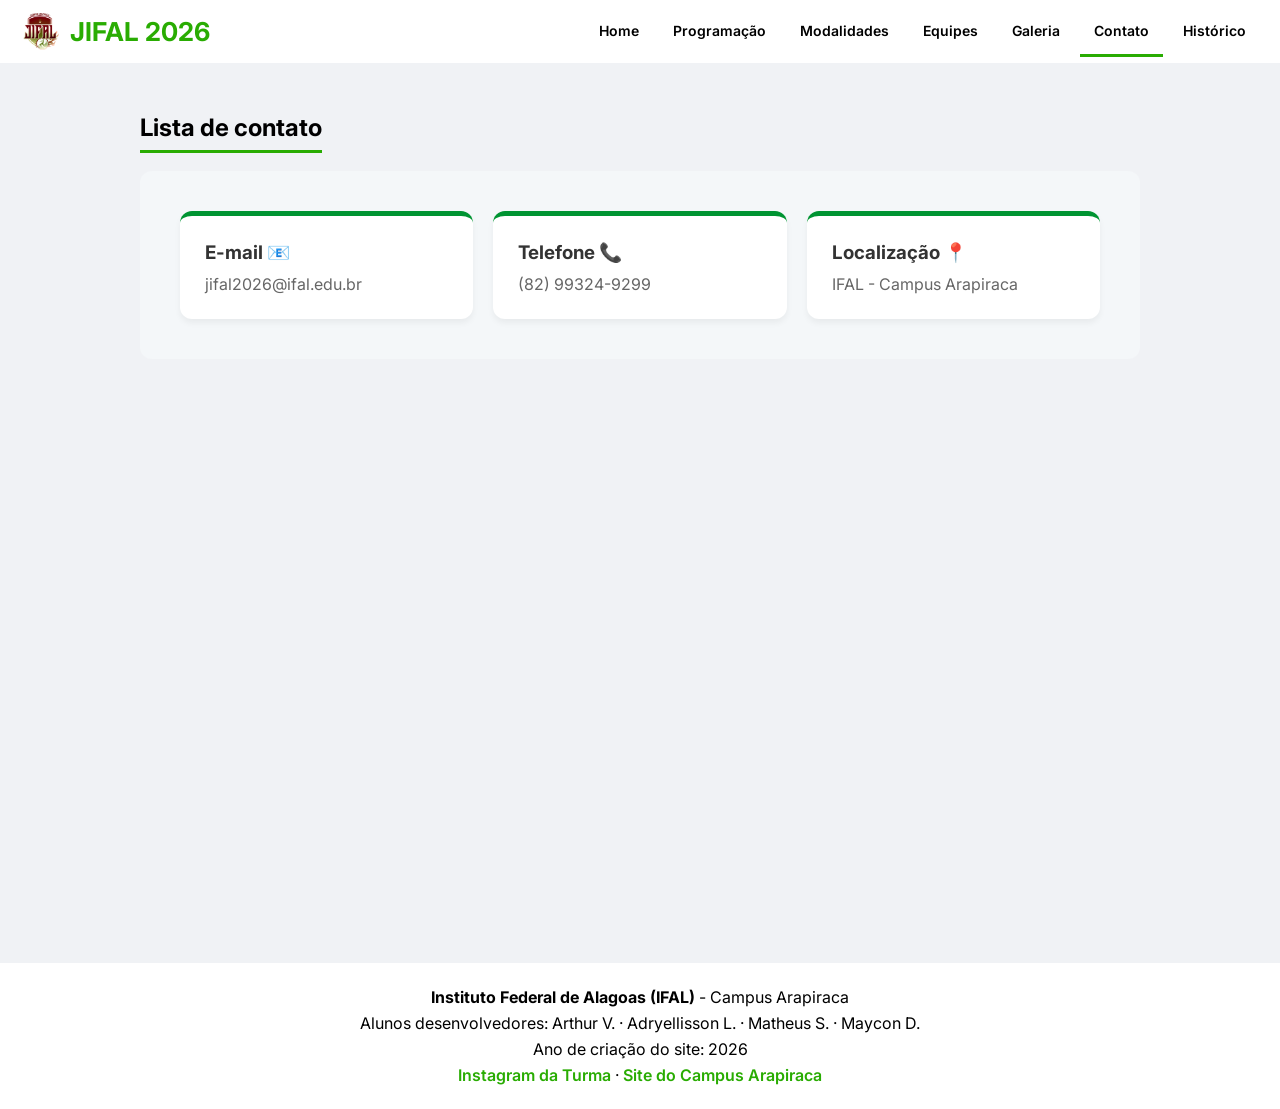
<file: pages/contato.html>
<!DOCTYPE html>
<html lang="pt-BR">
<head>
    <meta charset="UTF-8">
    <meta name="viewport" content="width=device-width, initial-scale=1.0">
    <title>Contato - JIFAL 2026</title>
    <link rel="shortcut icon" href="../assets/icon.png" type="image/x-icon">
    <link rel="stylesheet" href="../style.css">
    <link rel="preconnect" href="https://fonts.googleapis.com">
    <link rel="preconnect" href="https://fonts.gstatic.com" crossorigin>
    <link href="https://fonts.googleapis.com/css2?family=Inter:ital,opsz,wght@0,14..32,100..900;1,14..32,100..900&display=swap" rel="stylesheet">
</head>
<body>
    <header>
        <nav>
            <div>
                <img src="../assets/icon.png" alt="ICON" width="40px">
                <a href="#" class="logo">JIFAL 2026</a>
            </div>

            <button class="menu-toggle" id="menuToggle">
                <span></span>
                <span></span>
                <span></span>
            </button>

            <ul class="nav-links" id="navLinks">
                <li><a href="../index.html">Home</a></li>
                <li><a href="./programacao.html">Programação</a></li>
                <li><a href="./modalidades.html">Modalidades</a></li>
                <li><a href="./equipes.html">Equipes</a></li>
                <li><a href="./galeria.html">Galeria</a></li>
                <li><a href="./contato.html" class="active">Contato</a></li>
                <li><a href="./historico.html">Histórico</a></li>
            </ul>
        </nav>
    </header>
    

    <main class="ctt-flex-container">
        <section class="ctt-area-principal">
            <h1 class="section-title">Lista de contato</h1>
            
            <div class="ctt-container-cinza">
                <article class="ctt-cartao">
                    <h3>E-mail 📧</h3>
                    <p>jifal2026@ifal.edu.br</p>
                </article>

                <article class="ctt-cartao">
                    <h3>Telefone 📞</h3>
                    <p>(82) 99324-9299</p>
                </article>

                <article class="ctt-cartao">
                    <h3>Localização 📍</h3>
                    <p>IFAL - Campus Arapiraca</p>
                </article>
            </div>
        </section>
    </main>

    <footer>
        <p><strong>Instituto Federal de Alagoas (IFAL)</strong> - Campus Arapiraca</p>
        <p>Alunos desenvolvedores: Arthur V. · Adryellisson L. · Matheus S. · Maycon D.</p>
        <p>Ano de criação do site: 2026</p>
        <p><a href="https://www.instagram.com/913ifal_/" target="_blank">Instagram da Turma</a> · <a href="https://www2.ifal.edu.br/campus/arapiraca" target="_blank">Site do Campus Arapiraca</a></p>
    </footer>
    
    <script src="../script.js"></script>
</body>
</html>
</file>
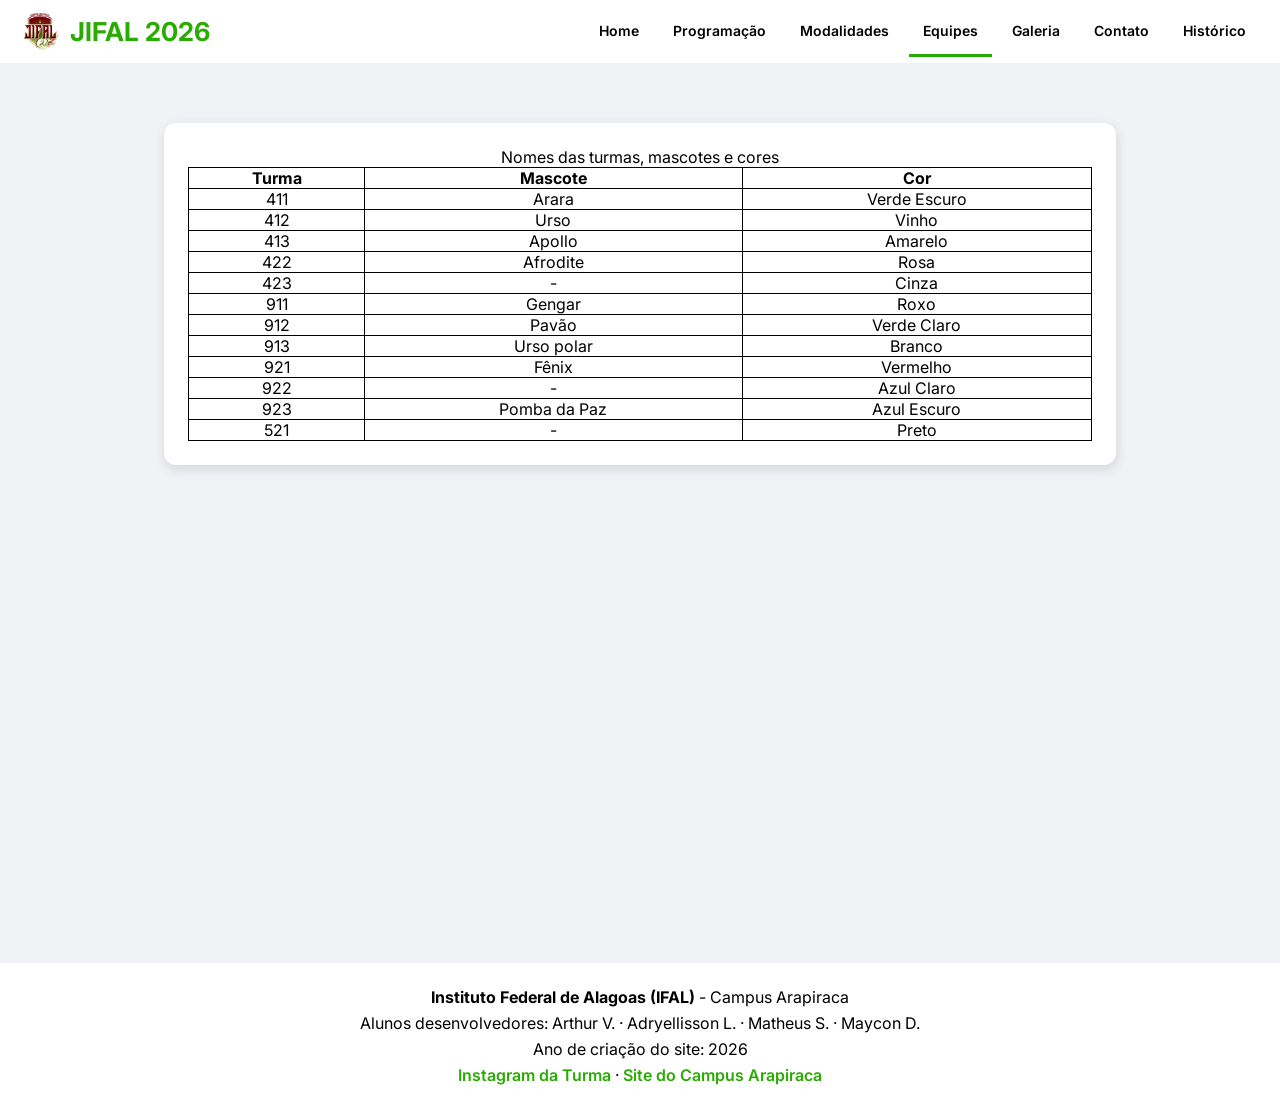
<file: pages/equipes.html>
<!DOCTYPE html>
<html lang="pt-BR">
<head>
    <meta charset="UTF-8">
    <meta name="viewport" content="width=device-width, initial-scale=1.0">
    <title>Equipes - JIFAL 2026</title>
    <link rel="shortcut icon" href="../assets/icon.png" type="image/x-icon">
    <link rel="stylesheet" href="../style.css">
    <link rel="preconnect" href="https://fonts.googleapis.com">
    <link rel="preconnect" href="https://fonts.gstatic.com" crossorigin>
    <link href="https://fonts.googleapis.com/css2?family=Inter:ital,opsz,wght@0,14..32,100..900;1,14..32,100..900&display=swap" rel="stylesheet">
</head>
<body>
    <nav>
        <div>
            <img src="../assets/icon.png" alt="ICON" width="40px">
            <a href="#" class="logo">JIFAL 2026</a>
        </div>

        <button class="menu-toggle" id="menuToggle">
            <span></span>
            <span></span>
            <span></span>
        </button>

        <ul class="nav-links" id="navLinks">
            <li><a href="../index.html">Home</a></li>
            <li><a href="./programacao.html">Programação</a></li>
            <li><a href="./modalidades.html">Modalidades</a></li>
            <li><a href="./equipes.html" class="active">Equipes</a></li>
            <li><a href="./galeria.html">Galeria</a></li>
            <li><a href="./contato.html">Contato</a></li>
            <li><a href="./historico.html">Histórico</a></li>
        </ul>
    </nav>

    <main>
        <div class="content">
            <section>
                <!-- Mexendo aqui -->
                <div class="about-card">
                   
                    <table class="table">
                        <caption>Nomes das turmas, mascotes e cores</caption>
                        <thead>
                            <tr>
                            <th>Turma</th>
                            <th>Mascote</th>
                            <th>Cor</th>
                            </tr>
                        </thead>
                        <tbody>
                            <tr>
                                <td>411</td>
                                <td>Arara</td>
                                <td>Verde Escuro</td>
                            </tr>
                            <tr>
                                <td>412</td>
                                <td>Urso</td>
                                <td>Vinho</td>
                            </tr>
                            <tr>
                                <td>413</td>
                                <td>Apollo</td>
                                <td>Amarelo</td>
                            </tr>
                            <tr>
                                <td>422</td>
                                <td>Afrodite</td>
                                <td>Rosa</td>
                            </tr>
                            <tr>    
                                <td>423</td>
                                <td>-</td>
                                <td>Cinza</td>
                            </tr>
                            <tr>
                                <td>911</td>
                                <td>Gengar</td>
                                <td>Roxo</td>
                            </tr>
                            <tr>
                                <td>912</td>
                                <td>Pavão</td>
                                <td>Verde Claro</td>
                            </tr>
                            <tr>
                                <td>913</td>
                                <td>Urso polar</td>
                                <td>Branco</td>
                            </tr>
                            <tr>
                                <td>921</td>
                                <td>Fênix</td>
                                <td>Vermelho</td>
                            </tr>
                            <tr>
                                <td>922</td>
                                <td>-</td>
                                <td>Azul Claro</td>
                            </tr>
                            <tr>
                                <td>923</td>
                                <td>Pomba da Paz</td>
                                <td>Azul Escuro</td>
                            </tr>
                            <tr>
                                <td>521</td>
                                <td>-</td>
                                <td>Preto</td>
                            </tr>
                        </tbody>
                    </table>
                </div>
                <!-- Até aqui -->
            </section>
        </div>
    </main>

    <footer>
        <p><strong>Instituto Federal de Alagoas (IFAL)</strong> - Campus Arapiraca</p>
        <p>Alunos desenvolvedores: Arthur V. · Adryellisson L. · Matheus S. · Maycon D.</p>
        <p>Ano de criação do site: 2026</p>
        <p><a href="https://www.instagram.com/913ifal_/" target="_blank">Instagram da Turma</a> · <a href="https://www2.ifal.edu.br/campus/arapiraca" target="_blank">Site do Campus Arapiraca</a></p>
    </footer>
    
    <script src="../script.js"></script>
</body>
</html>
</file>
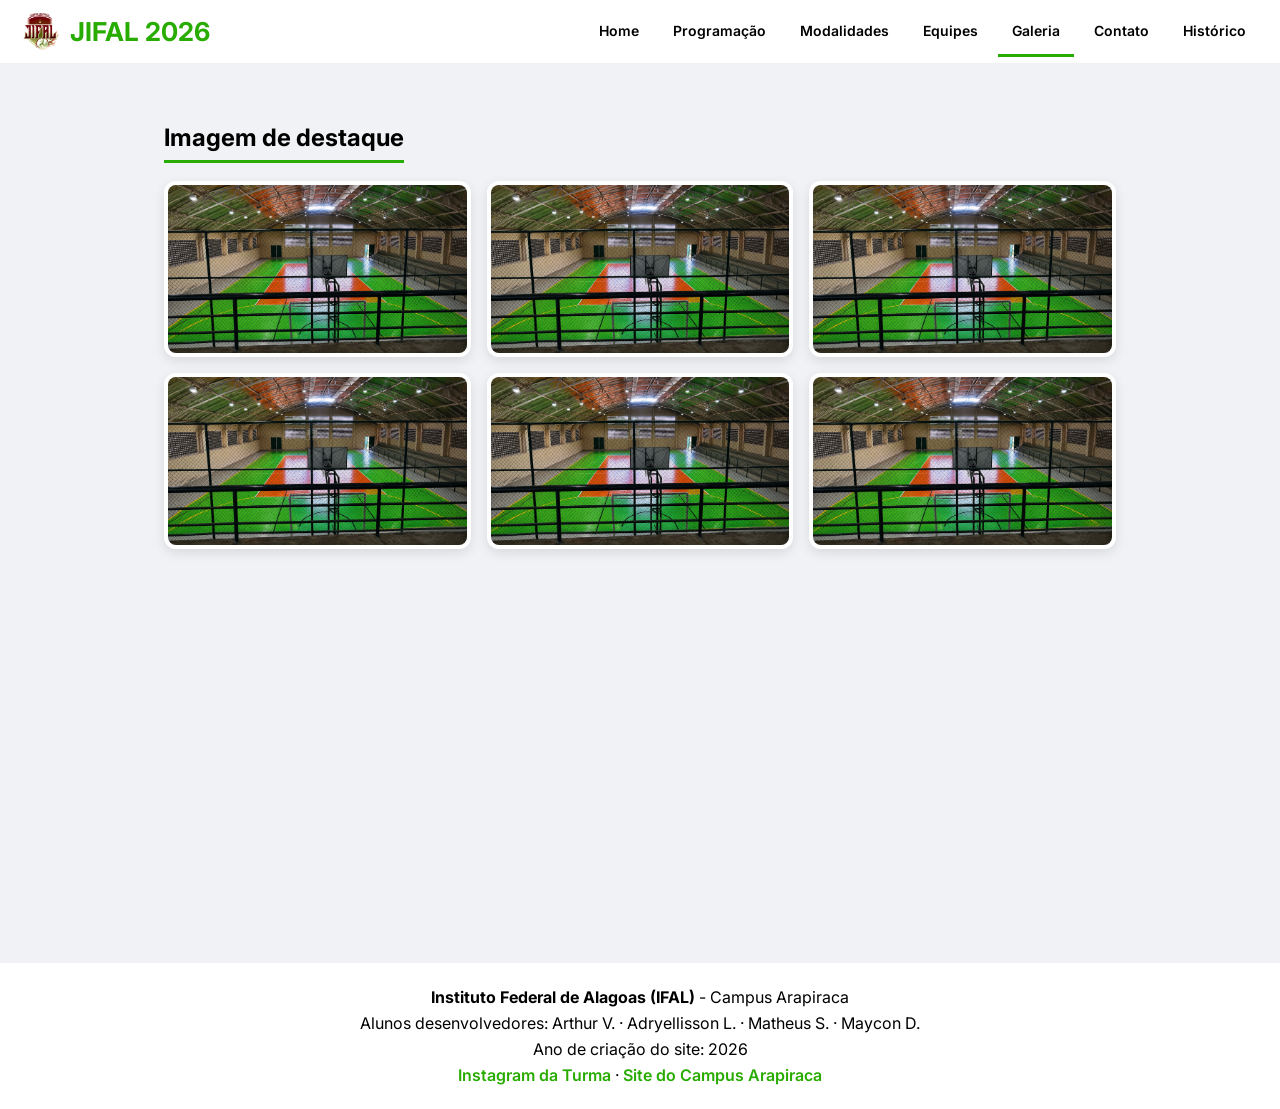
<file: pages/galeria.html>
<!DOCTYPE html>
<html lang="pt-BR">
<head>
    <meta charset="UTF-8">
    <meta name="viewport" content="width=device-width, initial-scale=1.0">
    <title>Galeria - JIFAL 2026</title>
    <link rel="shortcut icon" href="../assets/icon.png" type="image/x-icon">
    <link rel="stylesheet" href="../style.css">
    <link rel="preconnect" href="https://fonts.googleapis.com">
    <link rel="preconnect" href="https://fonts.gstatic.com" crossorigin>
    <link href="https://fonts.googleapis.com/css2?family=Inter:ital,opsz,wght@0,14..32,100..900;1,14..32,100..900&display=swap" rel="stylesheet">
</head>
<body>
    <nav>
        <div>
            <img src="../assets/icon.png" alt="ICON" width="40px">
            <a href="#" class="logo">JIFAL 2026</a>
        </div>

        <button class="menu-toggle" id="menuToggle">
            <span></span>
            <span></span>
            <span></span>
        </button>

        <ul class="nav-links" id="navLinks">
            <li><a href="../index.html">Home</a></li>
            <li><a href="./programacao.html">Programação</a></li>
            <li><a href="./modalidades.html">Modalidades</a></li>
            <li><a href="./equipes.html">Equipes</a></li>
            <li><a href="./galeria.html" class="active">Galeria</a></li>
            <li><a href="./contato.html">Contato</a></li>
            <li><a href="./historico.html">Histórico</a></li>
        </ul>
    </nav>

    <main>
        <div class="content">
            <section>
                <h2 class="section-title">Imagem de destaque</h2>
                <div class="grid-container">
                    <img src="../assets/destaque.png" alt="Ginásio do IFAL" class="featured-image">
                    <img src="../assets/destaque.png" alt="Ginásio do IFAL" class="featured-image">
                    <img src="../assets/destaque.png" alt="Ginásio do IFAL" class="featured-image">
                    <img src="../assets/destaque.png" alt="Ginásio do IFAL" class="featured-image">
                    <img src="../assets/destaque.png" alt="Ginásio do IFAL" class="featured-image">
                    <img src="../assets/destaque.png" alt="Ginásio do IFAL" class="featured-image">
                </div>
            </section>
        </div>
    </main>

    <footer>
        <p><strong>Instituto Federal de Alagoas (IFAL)</strong> - Campus Arapiraca</p>
        <p>Alunos desenvolvedores: Arthur V. · Adryellisson L. · Matheus S. · Maycon D.</p>
        <p>Ano de criação do site: 2026</p>
        <p><a href="https://www.instagram.com/913ifal_/" target="_blank">Instagram da Turma</a> · <a href="https://www2.ifal.edu.br/campus/arapiraca" target="_blank">Site do Campus Arapiraca</a></p>
    </footer>
    
    <script src="../script.js"></script>
</body>
</html>
</file>
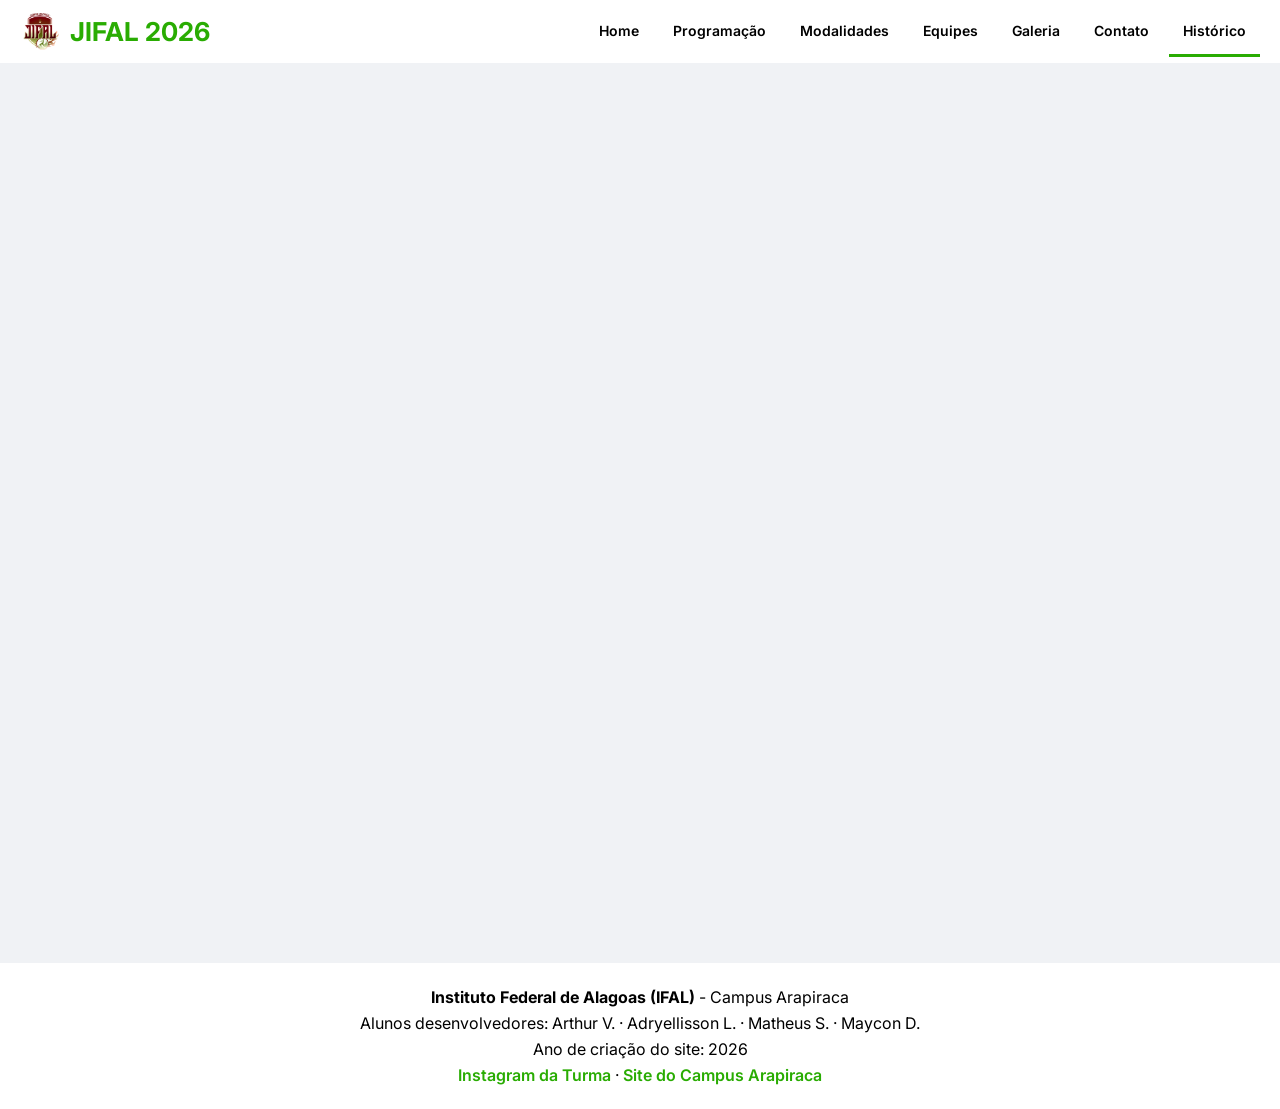
<file: pages/historico.html>
<!DOCTYPE html>
<html lang="pt-BR">
<head>
    <meta charset="UTF-8">
    <meta name="viewport" content="width=device-width, initial-scale=1.0">
    <title>Histórico - JIFAL 2026</title>
    <link rel="shortcut icon" href="../assets/icon.png" type="image/x-icon">
    <link rel="stylesheet" href="../style.css">
    <link rel="preconnect" href="https://fonts.googleapis.com">
    <link rel="preconnect" href="https://fonts.gstatic.com" crossorigin>
    <link href="https://fonts.googleapis.com/css2?family=Inter:ital,opsz,wght@0,14..32,100..900;1,14..32,100..900&display=swap" rel="stylesheet">
</head>
<body>
    <nav>
        <div>
            <img src="../assets/icon.png" alt="ICON" width="40px">
            <a href="#" class="logo">JIFAL 2026</a>
        </div>

        <button class="menu-toggle" id="menuToggle">
            <span></span>
            <span></span>
            <span></span>
        </button>

        <ul class="nav-links" id="navLinks">
            <li><a href="../index.html">Home</a></li>
            <li><a href="./programacao.html">Programação</a></li>
            <li><a href="./modalidades.html">Modalidades</a></li>
            <li><a href="./equipes.html">Equipes</a></li>
            <li><a href="./galeria.html">Galeria</a></li>
            <li><a href="./contato.html">Contato</a></li>
            <li><a href="./historico.html" class="active">Histórico</a></li>
        </ul>
    </nav>

    <main>

    </main>

    <footer>
        <p><strong>Instituto Federal de Alagoas (IFAL)</strong> - Campus Arapiraca</p>
        <p>Alunos desenvolvedores: Arthur V. · Adryellisson L. · Matheus S. · Maycon D.</p>
        <p>Ano de criação do site: 2026</p>
        <p><a href="https://www.instagram.com/913ifal_/" target="_blank">Instagram da Turma</a> · <a href="https://www2.ifal.edu.br/campus/arapiraca" target="_blank">Site do Campus Arapiraca</a></p>
    </footer>
    
    <script src="../script.js"></script>
</body>
</html>
</file>
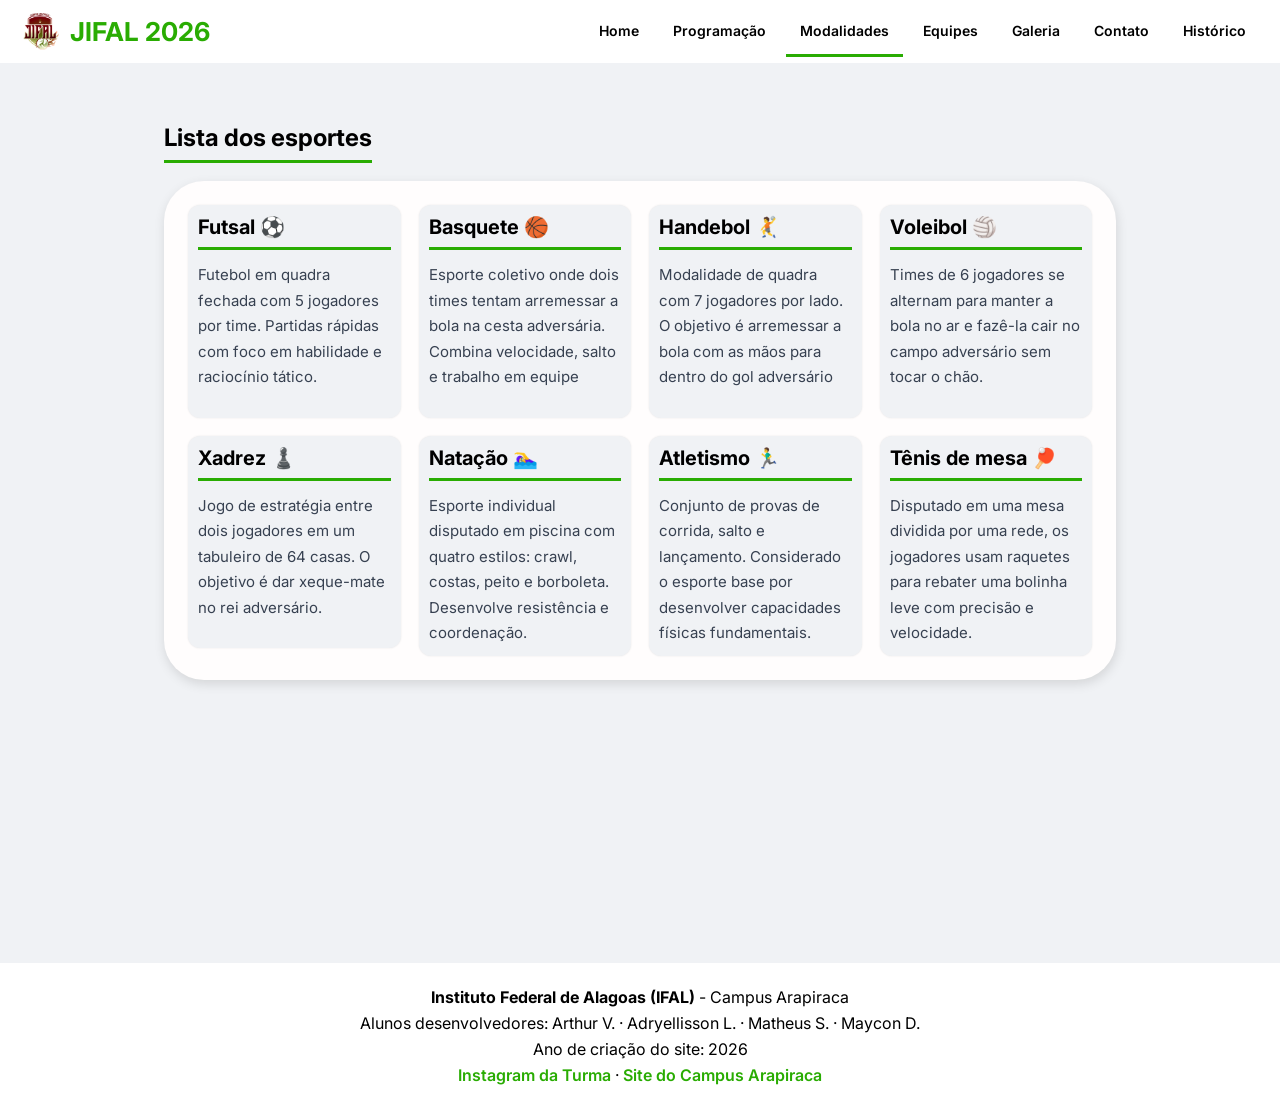
<file: pages/modalidades.html>
<!DOCTYPE html>
<html lang="pt-BR">
<head>
    <meta charset="UTF-8">
    <meta name="viewport" content="width=device-width, initial-scale=1.0">
    <title>Modalidades - JIFAL 2026</title>
    <link rel="shortcut icon" href="../assets/icon.png" type="image/x-icon">
    <link rel="stylesheet" href="../style.css">
    <link rel="preconnect" href="https://fonts.googleapis.com">
    <link rel="preconnect" href="https://fonts.gstatic.com" crossorigin>
    <link href="https://fonts.googleapis.com/css2?family=Inter:ital,opsz,wght@0,14..32,100..900;1,14..32,100..900&display=swap" rel="stylesheet">
</head>
<body>
    <nav>
        <div>
            <img src="../assets/icon.png" alt="ICON" width="40px">
            <a href="#" class="logo">JIFAL 2026</a>
        </div>

        <button class="menu-toggle" id="menuToggle">
            <span></span>
            <span></span>
            <span></span>
        </button>

        <ul class="nav-links" id="navLinks">
            <li><a href="../index.html">Home</a></li>
            <li><a href="./programacao.html">Programação</a></li>
            <li><a href="./modalidades.html" class="active">Modalidades</a></li>
            <li><a href="./equipes.html">Equipes</a></li>
            <li><a href="./galeria.html">Galeria</a></li>
            <li><a href="./contato.html">Contato</a></li>
            <li><a href="./historico.html">Histórico</a></li>
        </ul>
    </nav>

    <main>
        <div class="content">
            <section>
                <h2 class="section-title">Lista dos esportes</h2>
                <section class="about-card modalidades" >
                    <div class = "card-info">
                        <h3>Futsal ⚽</h3>
                        <p>Futebol em quadra fechada com 5 jogadores por time. Partidas rápidas com foco em habilidade e raciocínio tático.</p>
                    </div>
                    <div class = "card-info">
                        <h3>Basquete 🏀</h3>
                        <p>Esporte coletivo onde dois times tentam arremessar a bola na cesta adversária. Combina velocidade, salto e trabalho em equipe</p>
                    </div>
                    <div class = "card-info">
                        <h3>Handebol 🤾</h3>
                        <p>Modalidade de quadra com 7 jogadores por lado. O objetivo é arremessar a bola com as mãos para dentro do gol adversário</p>
                    </div>
                    <div class = "card-info">
                        <h3>Voleibol 🏐</h3>
                        <p>Times de 6 jogadores se alternam para manter a bola no ar e fazê-la cair no campo adversário sem tocar o chão.</p>
                    </div>
                    <div class = "card-info">
                        <h3>Xadrez ♟️</h3>
                        <p>Jogo de estratégia entre dois jogadores em um tabuleiro de 64 casas. O objetivo é dar xeque-mate no rei adversário.</p>
                    </div>
                    <div class = "card-info">
                        <h3>Natação 🏊‍♀</h3>
                        <p>Esporte individual disputado em piscina com quatro estilos: crawl, costas, peito e borboleta. Desenvolve resistência e coordenação.</p>
                    </div>
                    <div class = "card-info">
                        <h3>Atletismo 🏃‍♂</h3>
                        <p>Conjunto de provas de corrida, salto e lançamento. Considerado o esporte base por desenvolver capacidades físicas fundamentais.</p>
                    </div>
                    <div class = "card-info">
                        <h3>Tênis de mesa 🏓</h3>
                        <p>Disputado em uma mesa dividida por uma rede, os jogadores usam raquetes para rebater uma bolinha leve com precisão e velocidade.</p>
                    </div>
                    
                </section>

            </section>
            
        </div>

    </main>

    <footer>
        <p><strong>Instituto Federal de Alagoas (IFAL)</strong> - Campus Arapiraca</p>
        <p>Alunos desenvolvedores: Arthur V. · Adryellisson L. · Matheus S. · Maycon D.</p>
        <p>Ano de criação do site: 2026</p>
        <p><a href="https://www.instagram.com/913ifal_/" target="_blank">Instagram da Turma</a> · <a href="https://www2.ifal.edu.br/campus/arapiraca" target="_blank">Site do Campus Arapiraca</a></p>
    </footer>
    
    <script src="../script.js"></script>
</body>
</html>
</file>
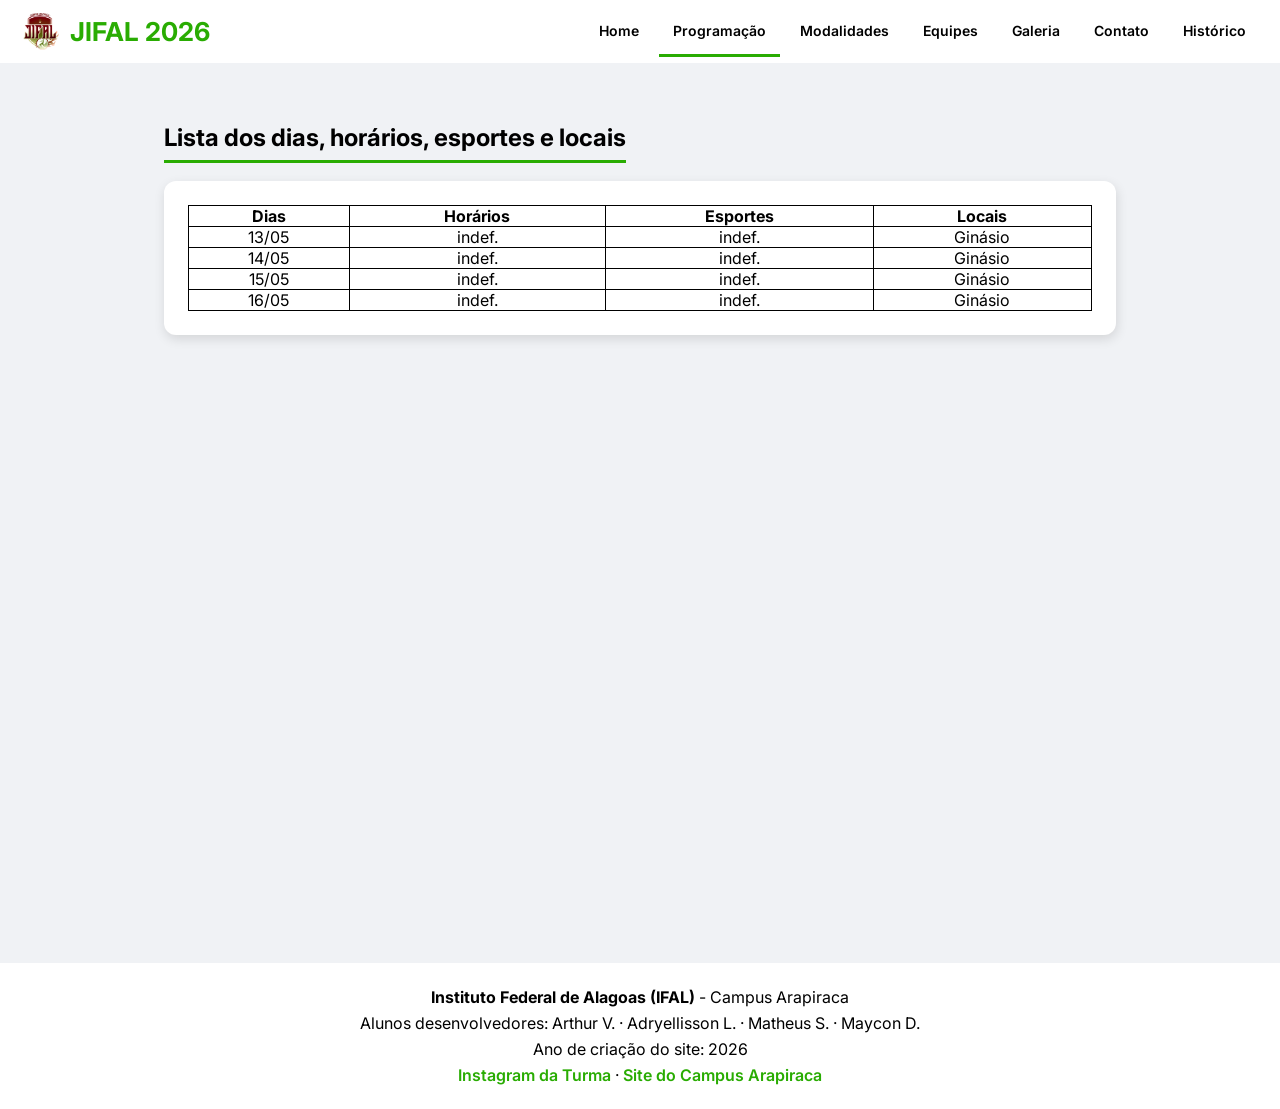
<file: pages/programacao.html>
<!DOCTYPE html>
<html lang="pt-BR">
<head>
    <meta charset="UTF-8">
    <meta name="viewport" content="width=device-width, initial-scale=1.0">
    <title>Programação - JIFAL 2026</title>
    <link rel="shortcut icon" href="../assets/icon.png" type="image/x-icon">
    <link rel="stylesheet" href="../style.css">
    <link rel="preconnect" href="https://fonts.googleapis.com">
    <link rel="preconnect" href="https://fonts.gstatic.com" crossorigin>
    <link href="https://fonts.googleapis.com/css2?family=Inter:ital,opsz,wght@0,14..32,100..900;1,14..32,100..900&display=swap" rel="stylesheet">
</head>
<body>
    <nav>
        <div>
            <img src="../assets/icon.png" alt="ICON" width="40px">
            <a href="#" class="logo">JIFAL 2026</a>
        </div>

        <button class="menu-toggle" id="menuToggle">
            <span></span>
            <span></span>
            <span></span>
        </button>

        <ul class="nav-links" id="navLinks">
            <li><a href="../index.html">Home</a></li>
            <li><a href="./programacao.html" class="active">Programação</a></li>
            <li><a href="./modalidades.html">Modalidades</a></li>
            <li><a href="./equipes.html">Equipes</a></li>
            <li><a href="./galeria.html">Galeria</a></li>
            <li><a href="./contato.html">Contato</a></li>
            <li><a href="./historico.html">Histórico</a></li>
        </ul>
    </nav>

    <main>
        <div class="content">
            <section>
            <h2 class="section-title">Lista dos dias, horários, esportes e locais</h2>
            <div class="about-card">
            <table class ="table">
                <tr>
                    <th>Dias</th>
                    <th>Horários</th>
                    <th>Esportes</th>
                    <th>Locais</th>
                </tr>
                <tr>
                    <td>13/05</td>
                    <td>indef.</td>
                    <td>indef.</td>
                    <td>Ginásio</td>
                </tr>
                <tr>
                    <td>14/05</td>
                    <td>indef.</td>
                    <td>indef.</td>
                    <td>Ginásio</td>
                </tr>
                <tr>
                    <td>15/05</td>
                    <td>indef.</td>
                    <td>indef.</td>
                    <td>Ginásio</td>
                </tr>
                <tr>
                    <td>16/05</td>
                    <td>indef.</td>
                    <td>indef.</td>
                    <td>Ginásio</td>
                </tr>
            </table>
            </div>
        </section>
        </div>
    </main>

    <footer>
        <p><strong>Instituto Federal de Alagoas (IFAL)</strong> - Campus Arapiraca</p>
        <p>Alunos desenvolvedores: Arthur V. · Adryellisson L. · Matheus S. · Maycon D.</p>
        <p>Ano de criação do site: 2026</p>
        <p><a href="https://www.instagram.com/913ifal_/" target="_blank">Instagram da Turma</a> · <a href="https://www2.ifal.edu.br/campus/arapiraca" target="_blank">Site do Campus Arapiraca</a></p>
    </footer>
    
    <script src="../script.js"></script>
</body>
</html>
</file>
<file: style.css>
* {
  margin: 0;
  padding: 0;
  box-sizing: border-box;
}

body {
  font-family: "Inter", sans-serif;
  background-color: #f0f2f5;
  display: flex;
  flex-direction: column;
  min-height: 100vh;
}

nav {
  background-color: white;
  padding: 0 20px;
  display: flex;
  align-items: center;
  justify-content: space-between;
}

nav div {
  display: flex;
  align-items: center;
  gap: 10px;
}

.logo {
  color: #29ac02;
  font-size: 26px;
  font-weight: 700;
  padding: 16px 0;
  text-decoration: none;
}

.nav-links {
  list-style: none;
  display: flex;
  gap: 6px;
}

.nav-links a {
  color: black;
  text-decoration: none;
  padding: 15px 14px;
  display: block;
  font-size: 14px;
  font-weight: 600;
  border-radius: 6px;
  transition: background-color 0.2s, color 0.2s;
}

.nav-links a:hover {
  background-color: #555;
  color: white;
}

.nav-links a.active {
  border-bottom: 3px solid #29ac02;
  border-radius: 4px 4px 0px 0px;
}

main {
  flex: 1;
  display: flex;
  flex-direction: column;
}

.content {
  padding: 40px 24px;
  max-width: 1000px;
  margin: 0 auto;
  width: 100%;
  display: flex;
  flex-direction: column;
  gap: 40px;
}

.section-title {
  font-size: 24px;
  font-weight: 700;
  color: black;
  margin-bottom: 18px;
  padding-bottom: 8px;
  border-bottom: 3px solid #29ac02;
  display: inline-block;
}

.about-card {
  display: flex;
  flex-direction: column;
  background-color: white;
  border-radius: 12px;
  padding: 24px;
  box-shadow: 1px 4px 12px rgba(0, 0, 0, 0.12);
  gap: 1.0rem;
}

.about-card p {
  color: #374151;
  line-height: 1.7;
  font-size: 15px;
}

.info-home { 
  background-color: #dcfedb;
  border-radius: 12px;
  padding: 7px;
}

.info-group {
  display: flex;
  flex-direction: row;
  gap: 20px;
  
}

.info-icon { 
  width: 36px;
  height: 36px;
  display: flex;
  flex-direction: column;
  align-items: center;
  justify-content: center;
  background-color: #408c36;
  border-radius: 8px;
  align-self: center;
  flex-shrink: 0;
}

.info-icon text {
  display: flex;
  flex-direction: column;

  color: white;
  font-size: 18px;
  font-weight: 700;
}

.featured-image {
  display: block;
  width: 100%;
  max-width: 640px;
  margin: 0 auto;
  border-radius: 12px;
  box-shadow: 0 4px 12px rgba(0, 0, 0, 0.1);
  border: 4px solid white;
}

.sports-div {
  display: flex;
  flex-wrap: wrap;
  gap: 10px;
}

.sports-div span {
  background: #dcfedb;
  color: #408a1e;
  padding: 6px 14px;
  border-radius: 20px;
  font-size: 14px;
  font-weight: 600;
}

.grid-container {
  display: grid;
  grid-template-columns: repeat(auto-fit, minmax(250px, 1fr));
  gap: 1rem;
}

.table {
  border-collapse: collapse;
  width: 100%;
  text-align: center;
}

.table tr, th, td {
  border: 1px solid black;
}

.list{ 
  list-style: none;

}

.info-list {
  list-style: none;
  padding-left: 0;
  display: flex;
  flex-direction: column;
  gap: 12px;
}

.modalidades {
  width: 100%;
  height: 100%; 
  background-color: #fffdfd;
  display: grid;
  align-items: stretch;
  grid-template-columns: repeat(auto-fill, minmax(200px, 1fr));
  align-items: start;
  gap : 2vh;
  font-size: 1.7rem;
  border-radius: 40px;
}

.card-info {
  width: 100%;
  display: flex;
  flex-direction: column;
  padding: 10px;
  gap: 0.5rem;
  aspect-ratio: 1;
  border-radius: 12px;
  background-color: #f0f2f5;
  box-shadow: 0px 0px 2px rgba(0, 0, 0, 0.1);
  transition: box-shadow 400ms ease, transform 400ms ease;
}

.card-info h3 {
  font-size: 20px;
  padding-bottom: 0.5rem;
  border-bottom: 3px solid #29ac02;
  margin-bottom: 4px;
}

.card-info:hover { 
  transform: scale(1.03);
  translate: y(-5px);
  box-shadow: 0px 4px 12px rgba(0, 0, 0, 0.3);
}

main {
    display: flex;
    flex-direction:column;
    align-items:flex-start;
    min-height: 100vh;
    padding: 20px;
}

.ctt-flex-container {
    display: flex;
    align-items: center;
    padding-top: 50px;
    min-height: 100vh;
}

.ctt-area-principal {
    width: 100%;
    max-width: 1000px;
}

.ctt-container-cinza {
    background-color: #f4f7f9;
    border-radius: 12px;
    padding: 40px;
    display: flex;
    flex-wrap: wrap;
    gap: 20px;
}

.ctt-cartao {
    background-color: #ffffff;
    border-radius: 12px;
    padding: 25px;
    flex: 1;
    min-width: 250px;
    border-top: 5px solid #009432;
    box-shadow: 0 4px 6px rgba(0,0,0,0.05);
}

.ctt-cartao h3 {
    margin-bottom: 10px;
    color: #333;
}

.ctt-cartao p {
    color: #666;
    margin: 0;
}

footer {
  background-color: white;
  color: black;
  text-align: center;
  padding: 24px 20px;
  display: flex;
  flex-direction: column;
  gap: 6px;
}

footer a {
  color: #29ac02;
  text-decoration: none;
  font-weight: 600;
  transition: color 0.2s;
}

footer a:hover {
  color: #408a1e;
}

.menu-toggle {
  display: none;
  flex-direction: column;
  gap: 5px;
  background: none;
  border: none;
  cursor: pointer;
  padding: 10px;
}

.menu-toggle span {
  display: block;
  width: 25px;
  height: 3px;
  background-color: black;
  border-radius: 2px;
  transition: all 0.3s ease;
}

.menu-toggle.open span:nth-child(1) {
  transform: translateY(8px) rotate(45deg);
}

.menu-toggle.open span:nth-child(2) {
  opacity: 0;
}

.menu-toggle.open span:nth-child(3) {
  transform: translateY(-8px) rotate(-45deg);
}

@media (max-width: 768px) {
  nav {
    flex-wrap: wrap;
    padding: 0 15px;
  }

  .menu-toggle {
    display: flex;
  }

  .nav-links {
    display: none;
    flex-direction: column;
    width: 100%;
    gap: 10px;
    padding-bottom: 10px;
  }

  .nav-links.open {
    display: flex;
  }

  .nav-links a {
    padding: 12px 10px;
  }

  .banner h1 {
    font-size: 30px;
  }

  .banner-dates {
    flex-direction: column;
    align-items: center;
    width: 100%;
  }

  .date-badge {
    width: 90%;
    max-width: 300px;
  }

  .card-info {
    aspect-ratio: unset;
  }
}
</file>
